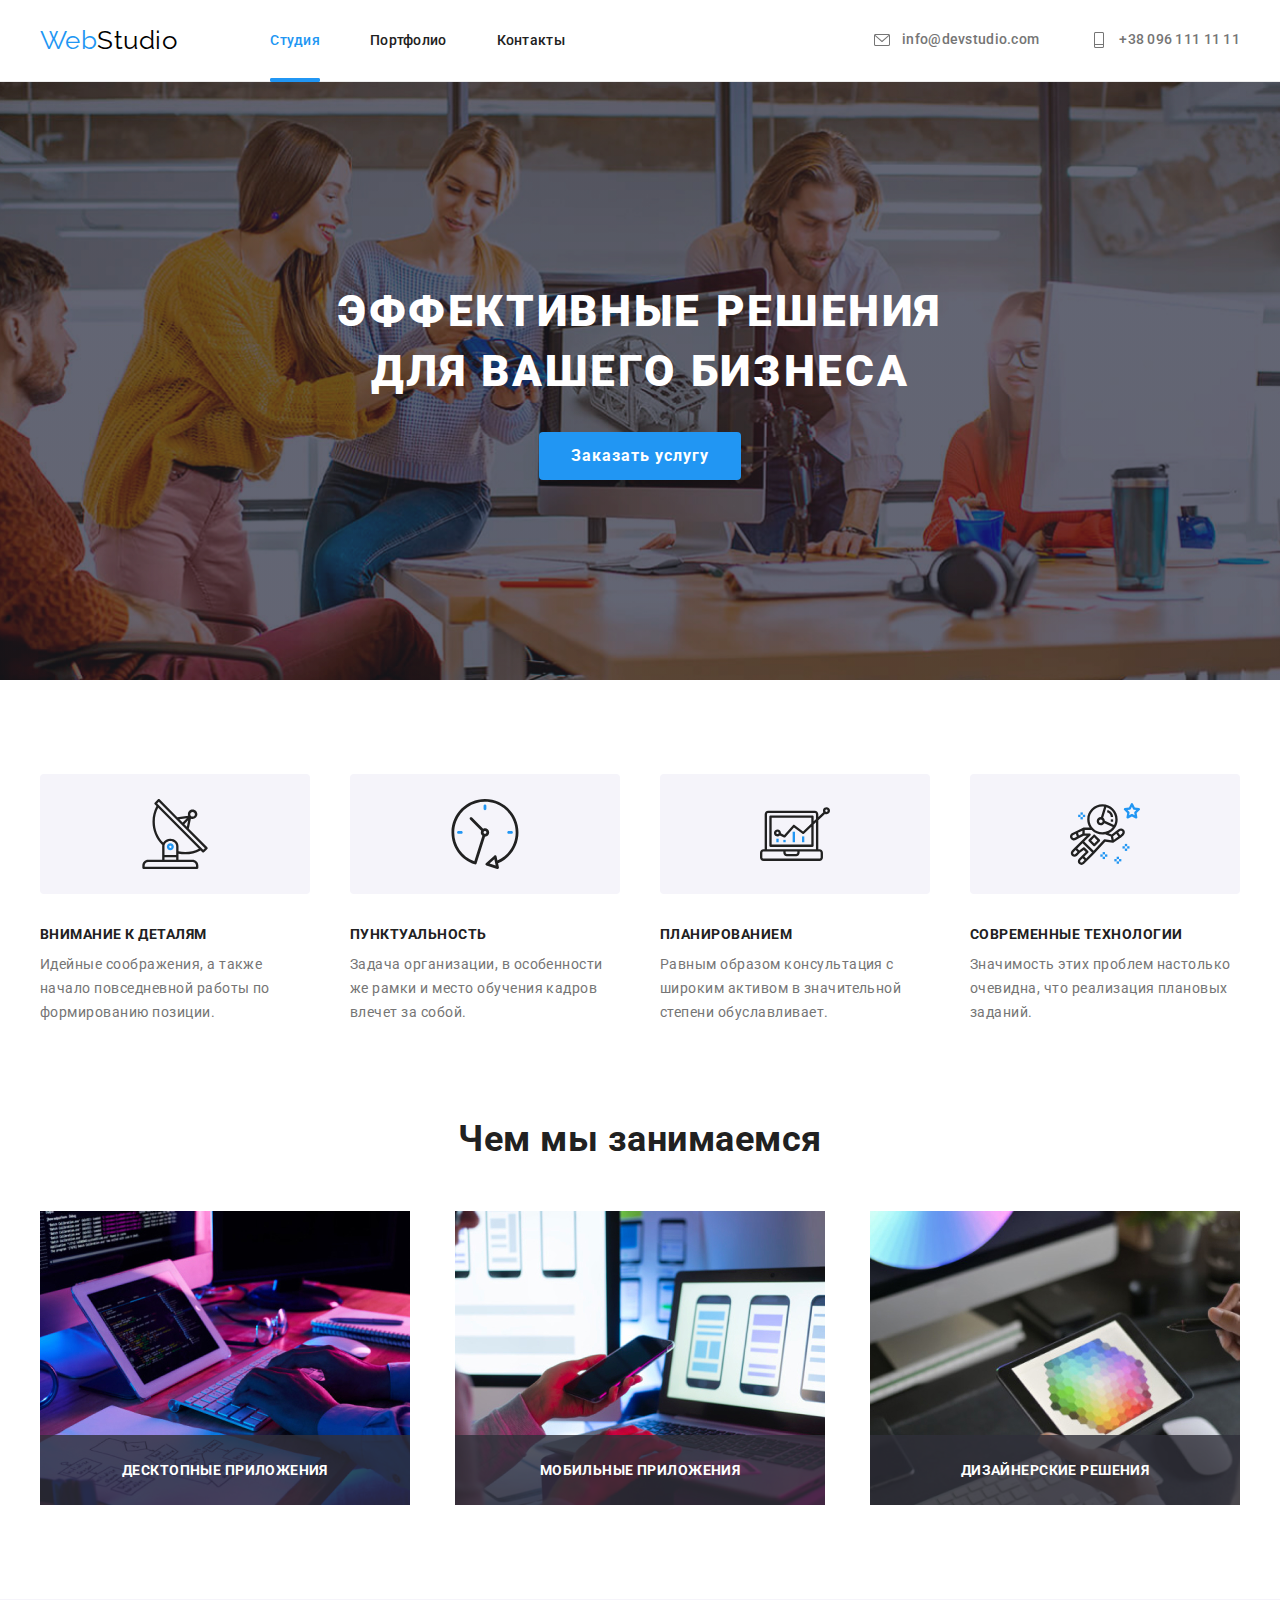
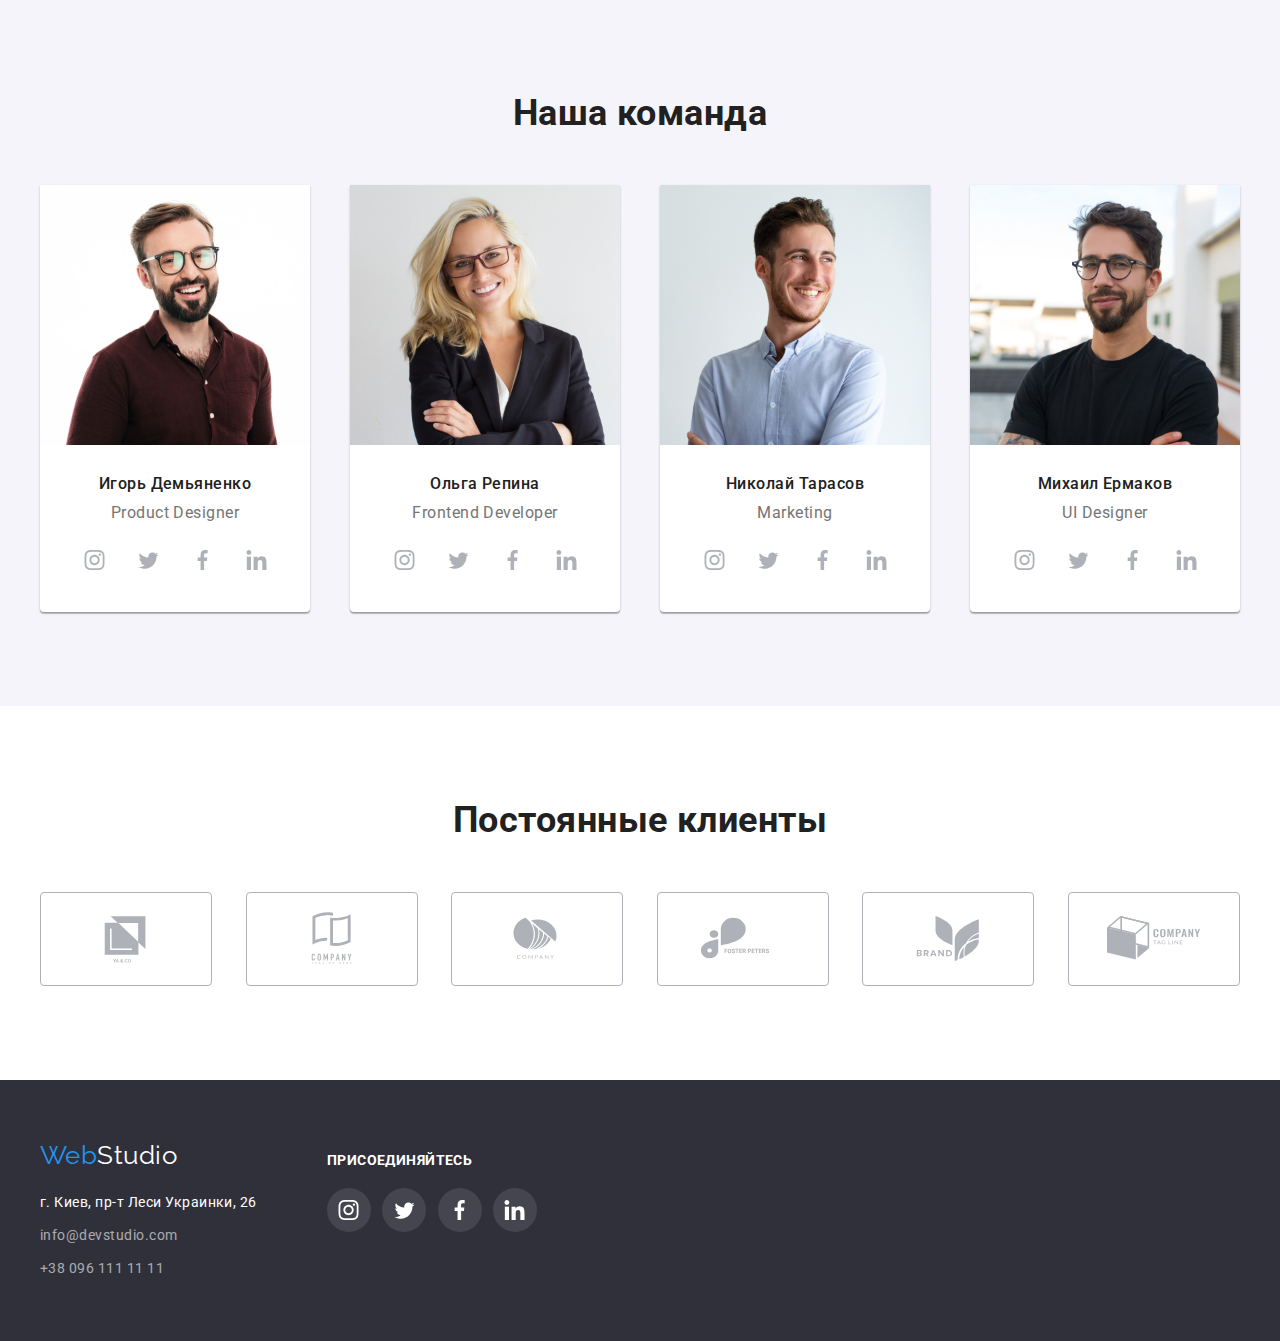
<file: index.html>
<!DOCTYPE html>
<html lang="ru">
  <head>
    <meta charset="UTF-8" />
    <meta http-equiv="X-UA-Compatible" content="IE=edge" />
    <meta name="viewport" content="width=device-width, initial-scale=1.0" />
    <title>Document</title>
    <link rel="stylesheet" href="./css/reset.css" />
    <link rel="stylesheet" href="./css/styles.css" />
    <link rel="preconnect" href="https://fonts.googleapis.com" />
    <link rel="preconnect" href="https://fonts.gstatic.com" crossorigin />
    <link
      href="https://fonts.googleapis.com/css2?family=Raleway:wght@700&family=Roboto:wght@400;500;700;900&display=swap"
      rel="stylesheet"
    />
  </head>
  <body>
    <!-- Шапка -->

    <header class="header">
      <div class="container">
        <nav class="header-nav">
          <a href="./index.html" class="header-logo logo">
            Web<span class="accent-header">Studio</span></a
          >
          <ul class="site-nav">
            <li class="site-nav-link current">
              <a href="./index.html" class="header-link link current">Студия</a>
            </li>
            <li class="site-nav-link">
              <a href="./portfolio.html" class="header-link link">Портфолио</a>
            </li>
            <li class="site-nav-link"><a href="" class="header-link link">Контакты</a></li>
          </ul>
        </nav>
        <ul class="socials-list">
          <li class="socials-list-item">
            <a href="mailto:info@devstudio.com" class="socials"
              ><svg class="decor-icon-header">
                <use href="./images/svg/mail-tel.svg#icon-mail"></use>
              </svg>
              info@devstudio.com</a
            >
          </li>
          <li class="socials-list-item no-margin">
            <a href="tel:+38-096-111-11-11" class="socials">
              <svg class="decor-icon-header">
                <use href="./images/svg/mail-tel.svg#icon-tel"></use>
              </svg>
              +38 096 111 11 11</a
            >
          </li>
        </ul>
      </div>
    </header>

    <!-- Герой -->
    <main>
      <section class="hero">
        <div class="container">
          <h1 class="hero-title">Эффективные решения для вашего бизнеса</h1>
          <button type="button" class="hero-button" data-modal-open>Заказать услугу</button>
        </div>
      </section>

      <!-- Преимущества -->

      <section class="feature-section">
        <div class="container">
          <!-- Заголовок будет скрыт -->
          <h2 class="feature-hidden">Наши преимущества</h2>
          <ul class="feature-list">
            <li class="feauture-list-item">
              <svg class="decor-image-feauture">
                <use href="images/svg/benefits.svg#icon-antenna"></use>
              </svg>
              <h3 class="feature-title">Внимание к деталям</h3>
              <p class="feature-text">
                Идейные соображения, а также начало повседневной работы по формированию позиции.
              </p>
            </li>

            <li class="feauture-list-item">
              <svg class="decor-image-feauture">
                <use href="images/svg/benefits.svg#icon-clock"></use>
              </svg>
              <h3 class="feature-title">Пунктуальность</h3>
              <p class="feature-text">
                Задача организации, в особенности же рамки и место обучения кадров влечет за собой.
              </p>
            </li>

            <li class="feauture-list-item">
              <svg class="decor-image-feauture">
                <use href="images/svg/benefits.svg#icon-diagram"></use>
              </svg>
              <h3 class="feature-title">Планированием</h3>
              <p class="feature-text">
                Равным образом консультация с широким активом в значительной степени обуславливает.
              </p>
            </li>

            <li class="feauture-list-item">
              <svg class="decor-image-feauture">
                <use href="images/svg/benefits.svg#icon-astronaut"></use>
              </svg>
              <h3 class="feature-title">Современные технологии</h3>
              <p class="feature-text">
                Значимость этих проблем настолько очевидна, что реализация плановых заданий.
              </p>
            </li>
          </ul>
        </div>
      </section>

      <!-- Чем мы занимаемся -->

      <section class="busines-section">
        <div class="container">
          <h2 class="busines-title section-title">Чем мы занимаемся</h2>
          <ul class="busines-list">
            <li class="busines-item">
              <img
                src="./images/box1.jpg"
                alt="Человек набирает на клавиатуре код для веб странички"
                width="370"
                height="294"
              />
              <div class="busines-text-box">
                <p class="busines-text">Десктопные приложения</p>
              </div>
            </li>
            <li class="busines-item">
              <img
                src="./images/box2.jpg"
                alt="Человек адаптирует веб страничку для телефона"
                width="370"
                height="294"
              />
              <div class="busines-text-box">
                <p class="busines-text">Мобильные приложения</p>
              </div>
            </li>
            <li class="busines-item">
              <img
                src="./images/box3.jpg"
                alt="Человек с планшетом выбирает на нём цвет на плитре"
                width="370"
                height="294"
              />
              <div class="busines-text-box">
                <p class="busines-text">Дизайнерские решения</p>
              </div>
            </li>
          </ul>
        </div>
      </section>

      <!-- Наша команда -->

      <section class="team-section">
        <div class="container">
          <h2 class="team-title section-title">Наша команда</h2>
          <ul class="team-list">
            <li class="team-item">
              <img
                class="team-img"
                src="./images/img-1.jpg"
                alt="Портрет Игоря Демьяненко"
                width="270"
                height="260"
              />
              <div class="team-text-box">
                <h3 class="team-names">Игорь Демьяненко</h3>
                <p class="team-text">Product Designer</p>
                <ul class="decor-team-list">
                  <li class="decor-team-item">
                    <a class="team-link-icon" href="#">
                      <svg class="decor-socials-team">
                        <use href="images/svg/socials.svg#icon-instagram"></use>
                      </svg>
                    </a>
                  </li>
                  <li class="decor-team-item">
                    <a class="team-link-icon" href="#">
                      <svg class="decor-socials-team">
                        <use href="images/svg/socials.svg#icon-twitter"></use>
                      </svg>
                    </a>
                  </li>
                  <li class="decor-team-item">
                    <a class="team-link-icon" href="#">
                      <svg class="decor-socials-team">
                        <use href="images/svg/socials.svg#icon-facebook"></use>
                      </svg>
                    </a>
                  </li>
                  <li class="decor-team-item">
                    <a class="team-link-icon" href="#">
                      <svg class="decor-socials-team">
                        <use href="images/svg/socials.svg#icon-linkedin"></use>
                      </svg>
                    </a>
                  </li>
                </ul>
              </div>
            </li>
            <li class="team-item">
              <img
                class="team-img"
                src="./images/img-2.jpg"
                alt="Портрет Ольги Репиной"
                width="270"
                height="260"
              />
              <div class="team-text-box">
                <h3 class="team-names">Ольга Репина</h3>
                <p class="team-text">Frontend Developer</p>
                <ul class="decor-team-list">
                  <li class="decor-team-item">
                    <a class="team-link-icon" href="#">
                      <svg class="decor-socials-team">
                        <use href="images/svg/socials.svg#icon-instagram"></use>
                      </svg>
                    </a>
                  </li>
                  <li class="decor-team-item">
                    <a class="team-link-icon" href="#">
                      <svg class="decor-socials-team">
                        <use href="images/svg/socials.svg#icon-twitter"></use>
                      </svg>
                    </a>
                  </li>
                  <li class="decor-team-item">
                    <a class="team-link-icon" href="#">
                      <svg class="decor-socials-team">
                        <use href="images/svg/socials.svg#icon-facebook"></use>
                      </svg>
                    </a>
                  </li>
                  <li class="decor-team-item">
                    <a class="team-link-icon" href="#">
                      <svg class="decor-socials-team">
                        <use href="images/svg/socials.svg#icon-linkedin"></use>
                      </svg>
                    </a>
                  </li>
                </ul>
              </div>
            </li>
            <li class="team-item">
              <img
                class="team-img"
                src="./images/img-3.jpg"
                alt="Портрет Николая Тарасова"
                width="270"
                height="260"
              />
              <div class="team-text-box">
                <h3 class="team-names">Николай Тарасов</h3>
                <p class="team-text">Marketing</p>
                <ul class="decor-team-list">
                  <li class="decor-team-item">
                    <a class="team-link-icon" href="#">
                      <svg class="decor-socials-team">
                        <use href="images/svg/socials.svg#icon-instagram"></use>
                      </svg>
                    </a>
                  </li>
                  <li class="decor-team-item">
                    <a class="team-link-icon" href="#">
                      <svg class="decor-socials-team">
                        <use href="images/svg/socials.svg#icon-twitter"></use>
                      </svg>
                    </a>
                  </li>
                  <li class="decor-team-item">
                    <a class="team-link-icon" href="#">
                      <svg class="decor-socials-team">
                        <use href="images/svg/socials.svg#icon-facebook"></use>
                      </svg>
                    </a>
                  </li>
                  <li class="decor-team-item">
                    <a class="team-link-icon" href="#">
                      <svg class="decor-socials-team">
                        <use href="images/svg/socials.svg#icon-linkedin"></use>
                      </svg>
                    </a>
                  </li>
                </ul>
              </div>
            </li>
            <li class="team-item">
              <img
                class="team-img"
                src="./images/img-4.jpg"
                alt="Портрет Михаила Ермакова"
                width="270"
                height="260"
              />
              <div class="team-text-box">
                <h3 class="team-names">Михаил Ермаков</h3>
                <p class="team-text">UI Designer</p>
                <ul class="decor-team-list">
                  <li class="decor-team-item">
                    <a class="team-link-icon" href="#">
                      <svg class="decor-socials-team">
                        <use href="images/svg/socials.svg#icon-instagram"></use>
                      </svg>
                    </a>
                  </li>
                  <li class="decor-team-item">
                    <a class="team-link-icon" href="#">
                      <svg class="decor-socials-team">
                        <use href="images/svg/socials.svg#icon-twitter"></use>
                      </svg>
                    </a>
                  </li>
                  <li class="decor-team-item">
                    <a class="team-link-icon" href="#">
                      <svg class="decor-socials-team">
                        <use href="images/svg/socials.svg#icon-facebook"></use>
                      </svg>
                    </a>
                  </li>
                  <li class="decor-team-item">
                    <a class="team-link-icon" href="#">
                      <svg class="decor-socials-team">
                        <use href="images/svg/socials.svg#icon-linkedin"></use>
                      </svg>
                    </a>
                  </li>
                </ul>
              </div>
            </li>
          </ul>
        </div>
      </section>

      <!-- Постоянные клиенты -->

      <section class="regular-custumers-section">
        <div class="container">
          <h2 class="team-title section-title">Постоянные клиенты</h2>
          <ul class="regular-custumers-list">
            <li class="regular-custumers-item">
              <svg class="regular-custumers-icon">
                <use href="images/svg/logo-partner-sprite.svg#icon-logo"></use>
              </svg>
            </li>
            <li class="regular-custumers-item">
              <svg class="regular-custumers-icon">
                <use href="images/svg/logo-partner-sprite.svg#icon-logo-2"></use>
              </svg>
            </li>
            <li class="regular-custumers-item">
              <svg class="regular-custumers-icon">
                <use href="images/svg/logo-partner-sprite.svg#icon-logo-3"></use>
              </svg>
            </li>
            <li class="regular-custumers-item">
              <svg class="regular-custumers-icon">
                <use href="images/svg/logo-partner-sprite.svg#icon-logo-4"></use>
              </svg>
            </li>
            <li class="regular-custumers-item">
              <svg class="regular-custumers-icon">
                <use href="images/svg/logo-partner-sprite.svg#icon-logo-5"></use>
              </svg>
            </li>
            <li class="regular-custumers-item">
              <svg class="regular-custumers-icon">
                <use href="images/svg/logo-partner-sprite.svg#icon-logo-6"></use>
              </svg>
            </li>
          </ul>
        </div>
      </section>
    </main>
    <!-- Подвал -->

    <footer class="footer">
      <div class="container">
        <div class="footer-decor-box">
          <div class="first-footer-box">
            <a href="./index.html" class="logo logo-footer">
              Web<span class="accent-footer">Studio</span></a
            >
            <address>
              <ul class="footer-list">
                <li class="footer-list-item">
                  <a href="https://goo.gl/maps/qVXAVopkia2wuuTD7" class="address"
                    >г. Киев, пр-т Леси Украинки, 26
                  </a>
                </li>
                <li class="footer-list-item">
                  <a href="mailto:info@devstudio.com" class="footer-socials">info@devstudio.com</a>
                </li>
                <li>
                  <a href="tel:+38-096-111-11-11" class="footer-socials">+38 096 111 11 11</a>
                </li>
              </ul>
            </address>
          </div>
          <div class="footer-socials-box">
            <p class="footer-title">Присоединяйтесь</p>
            <ul class="footer-decor-list">
              <li class="footer-decor-item">
                <a class="footer-link-icon" href="#">
                  <svg class="footer-decor-socials">
                    <use href="images/svg/socials.svg#icon-instagram"></use>
                  </svg>
                </a>
              </li>
              <li class="footer-decor-item">
                <a class="footer-link-icon" href="#">
                  <svg class="footer-decor-socials">
                    <use href="images/svg/socials.svg#icon-twitter"></use>
                  </svg>
                </a>
              </li>
              <li class="footer-decor-item">
                <a class="footer-link-icon" href="#">
                  <svg class="footer-decor-socials">
                    <use href="images/svg/socials.svg#icon-facebook"></use>
                  </svg>
                </a>
              </li>
              <li class="footer-decor-item">
                <a class="footer-link-icon" href="#">
                  <svg class="footer-decor-socials">
                    <use href="images/svg/socials.svg#icon-linkedin"></use>
                  </svg>
                </a>
              </li>
            </ul>
          </div>
        </div>
      </div>
    </footer>

    <!-- Модальное Окно -->

    <div class="backdrop is-hidden" data-modal>
      <div class="modal">
        <div class="modal-close-cross" data-modal-close></div>
      </div>
    </div>
    <script src="./js/modal.js"></script>
  </body>
</html>
</file>
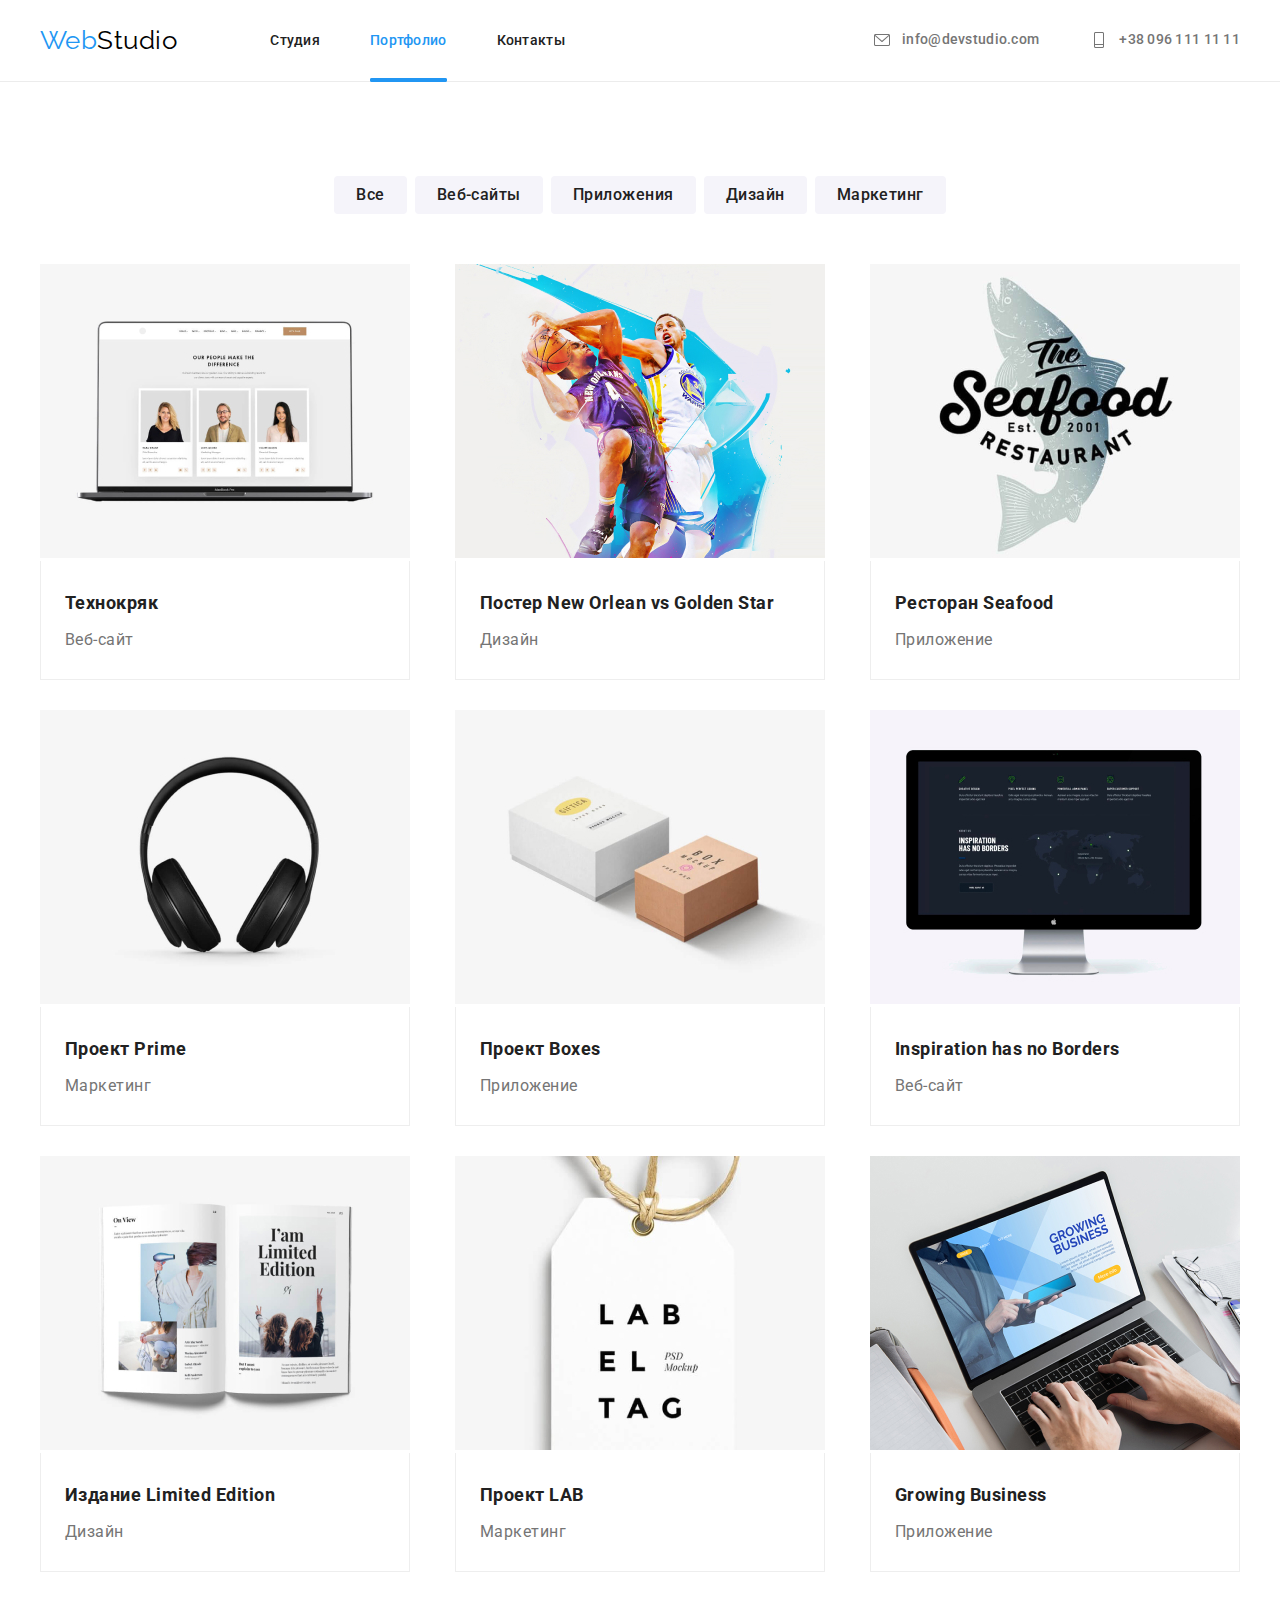
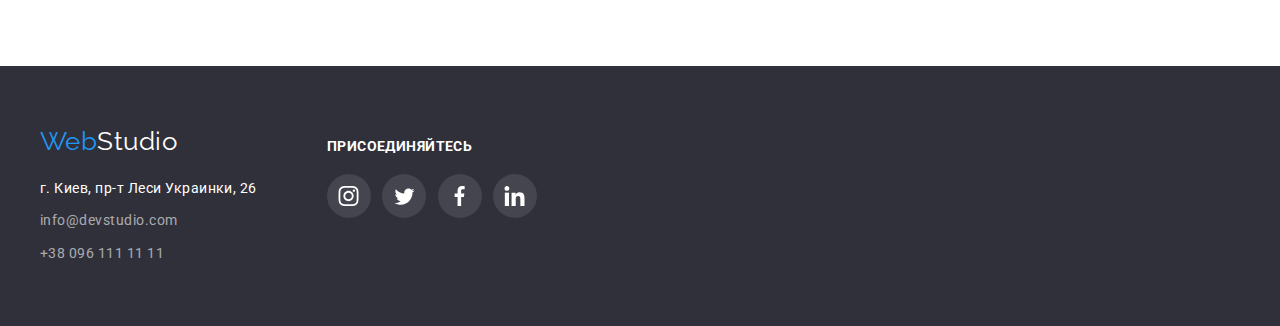
<file: portfolio.html>
<!DOCTYPE html>
<html lang="ru">
  <head>
    <meta charset="UTF-8" />
    <meta http-equiv="X-UA-Compatible" content="IE=edge" />
    <meta name="viewport" content="width=device-width, initial-scale=1.0" />
    <title>Document</title>
    <link rel="stylesheet" href="./css/reset.css" />
    <link rel="stylesheet" href="./css/styles.css" />
    <link rel="preconnect" href="https://fonts.googleapis.com" />
    <link rel="preconnect" href="https://fonts.gstatic.com" crossorigin />

    <link
      href="https://fonts.googleapis.com/css2?family=Raleway:wght@700&family=Roboto:wght@400;500;700;900&display=swap"
      rel="stylesheet"
    />
  </head>
  <body>
    <!-- Шапка -->

    <header class="header">
      <div class="container">
        <nav class="header-nav">
          <a href="./index.html" class="header-logo logo">
            Web<span class="accent-header">Studio</span></a
          >
          <ul class="site-nav">
            <li class="site-nav-link">
              <a href="./index.html" class="header-link link">Студия</a>
            </li>
            <li class="site-nav-link current">
              <a href="./portfolio.html" class="header-link link current">Портфолио</a>
            </li>
            <li class="site-nav-link"><a href="" class="header-link link">Контакты</a></li>
          </ul>
        </nav>
        <ul class="socials-list">
          <li class="socials-list-item">
            <a href="mailto:info@devstudio.com" class="socials"
              ><svg class="decor-icon-header">
                <use href="./images/svg/mail-tel.svg#icon-mail"></use>
              </svg>
              info@devstudio.com</a
            >
          </li>
          <li class="socials-list-item no-margin">
            <a href="tel:+38-096-111-11-11" class="socials">
              <svg class="decor-icon-header">
                <use href="./images/svg/mail-tel.svg#icon-tel"></use>
              </svg>
              +38 096 111 11 11</a
            >
          </li>
        </ul>
      </div>
    </header>

    <!-- Портфолио -->

    <main>
      <section class="portfolio-section">
        <div class="container">
          <!-- Заголовок спрятан -->
          <h1 class="portfolio-hidden">Портфолио</h1>

          <!-- Фильтр -->
          <ul class="filter">
            <li class="filter-item">
              <button type="button" class="filter-button">Все</button>
            </li>
            <li class="filter-item">
              <button type="button" class="filter-button">Веб-сайты</button>
            </li>
            <li class="filter-item">
              <button type="button" class="filter-button">Приложения</button>
            </li>
            <li class="filter-item">
              <button type="button" class="filter-button">Дизайн</button>
            </li>
            <li class="filter-item">
              <button type="button" class="filter-button">Маркетинг</button>
            </li>
          </ul>

          <!-- Галерея -->

          <ul class="portfolio">
            <li class="portfolio-item">
              <div class="portfolio-hover-box-relative">
                <img
                  src="./images/Portfolio/img-1.jpg"
                  alt="Открытый ноутбук"
                  width="370"
                  height="294"
                />
                <div class="portfolio-hover-box">
                  <p class="portfolio-hover-text">
                    Технокряк это современная площадка распространения коронавируса. Компании
                    используют эту платформу для цифрового шпионажа и атак на защищённые сервера
                    конкурентов.
                  </p>
                </div>
              </div>

              <div class="portfolio-cards">
                <h2 class="portfolio-title">Технокряк</h2>
                <p class="portfolio-text">Веб-сайт</p>
              </div>
            </li>
            <li class="portfolio-item">
              <div class="portfolio-hover-box-relative">
                <img
                  src="./images/Portfolio/img-2.jpg"
                  alt="Два баскетболиста в прыжке"
                  width="370"
                  height="294"
                />
                <div class="portfolio-hover-box">
                  <p class="portfolio-hover-text">
                    Технокряк это современная площадка распространения коронавируса. Компании
                    используют эту платформу для цифрового шпионажа и атак на защищённые сервера
                    конкурентов.
                  </p>
                </div>
              </div>
              <div class="portfolio-cards">
                <h2 class="portfolio-title">Постер New Orlean vs Golden Star</h2>
                <p class="portfolio-text">Дизайн</p>
              </div>
            </li>
            <li class="portfolio-item">
              <div class="portfolio-hover-box-relative">
                <img
                  src="./images/Portfolio/img-3.jpg"
                  alt="Логотип ресторана морской еды"
                  width="370"
                  height="294"
                />
                <div class="portfolio-hover-box">
                  <p class="portfolio-hover-text">
                    Технокряк это современная площадка распространения коронавируса. Компании
                    используют эту платформу для цифрового шпионажа и атак на защищённые сервера
                    конкурентов.
                  </p>
                </div>
              </div>

              <div class="portfolio-cards">
                <h2 class="portfolio-title">Ресторан Seafood</h2>
                <p class="portfolio-text">Приложение</p>
              </div>
            </li>
            <li class="portfolio-item">
              <div class="portfolio-hover-box-relative">
                <img
                  src="./images/Portfolio/img-4.jpg"
                  alt="Черные наушники"
                  width="370"
                  height="294"
                />
                <div class="portfolio-hover-box">
                  <p class="portfolio-hover-text">
                    Технокряк это современная площадка распространения коронавируса. Компании
                    используют эту платформу для цифрового шпионажа и атак на защищённые сервера
                    конкурентов.
                  </p>
                </div>
              </div>

              <div class="portfolio-cards">
                <h2 class="portfolio-title">Проект Prime</h2>
                <p class="portfolio-text">Маркетинг</p>
              </div>
            </li>
            <li class="portfolio-item">
              <div class="portfolio-hover-box-relative">
                <img
                  src="./images/Portfolio/img-5.jpg"
                  alt="Две картонные коробки"
                  width="370"
                  height="294"
                />
                <div class="portfolio-hover-box">
                  <p class="portfolio-hover-text">
                    Технокряк это современная площадка распространения коронавируса. Компании
                    используют эту платформу для цифрового шпионажа и атак на защищённые сервера
                    конкурентов.
                  </p>
                </div>
              </div>

              <div class="portfolio-cards">
                <h2 class="portfolio-title">Проект Boxes</h2>
                <p class="portfolio-text">Приложение</p>
              </div>
            </li>
            <li class="portfolio-item">
              <div class="portfolio-hover-box-relative">
                <img
                  src="./images/Portfolio/img-6.jpg"
                  alt="Монитор с открытым веб-сайтом"
                  width="370"
                  height="294"
                />
                <div class="portfolio-hover-box">
                  <p class="portfolio-hover-text">
                    Технокряк это современная площадка распространения коронавируса. Компании
                    используют эту платформу для цифрового шпионажа и атак на защищённые сервера
                    конкурентов.
                  </p>
                </div>
              </div>

              <div class="portfolio-cards">
                <h2 class="portfolio-title">Inspiration has no Borders</h2>
                <p class="portfolio-text">Веб-сайт</p>
              </div>
            </li>
            <li class="portfolio-item">
              <div class="portfolio-hover-box-relative">
                <img
                  src="./images/Portfolio/img-7.jpg"
                  alt="Открытая кнга"
                  width="370"
                  height="294"
                />
                <div class="portfolio-hover-box">
                  <p class="portfolio-hover-text">
                    Технокряк это современная площадка распространения коронавируса. Компании
                    используют эту платформу для цифрового шпионажа и атак на защищённые сервера
                    конкурентов.
                  </p>
                </div>
              </div>

              <div class="portfolio-cards">
                <h2 class="portfolio-title">Издание Limited Edition</h2>
                <p class="portfolio-text">Дизайн</p>
              </div>
            </li>
            <li class="portfolio-item">
              <div class="portfolio-hover-box-relative">
                <img
                  src="./images/Portfolio/img-8.jpg"
                  alt="Бирка на бичёвке"
                  width="370"
                  height="294"
                />
                <div class="portfolio-hover-box">
                  <p class="portfolio-hover-text">
                    Технокряк это современная площадка распространения коронавируса. Компании
                    используют эту платформу для цифрового шпионажа и атак на защищённые сервера
                    конкурентов.
                  </p>
                </div>
              </div>

              <div class="portfolio-cards">
                <h2 class="portfolio-title">Проект LAB</h2>
                <p class="portfolio-text">Маркетинг</p>
              </div>
            </li>
            <li class="portfolio-item">
              <div class="portfolio-hover-box-relative">
                <img
                  src="./images/Portfolio/img-9.jpg"
                  alt="Человек пользуеться приложением на ноутбуке"
                  width="370"
                  height="294"
                />
                <div class="portfolio-hover-box">
                  <p class="portfolio-hover-text">
                    Технокряк это современная площадка распространения коронавируса. Компании
                    используют эту платформу для цифрового шпионажа и атак на защищённые сервера
                    конкурентов.
                  </p>
                </div>
              </div>

              <div class="portfolio-cards">
                <h2 class="portfolio-title">Growing Business</h2>
                <p class="portfolio-text">Приложение</p>
              </div>
            </li>
          </ul>
        </div>
      </section>
    </main>
    <!-- Подвал -->

    <footer class="footer">
      <div class="container">
        <div class="footer-decor-box">
          <div class="first-footer-box">
            <a href="./index.html" class="logo logo-footer">
              Web<span class="accent-footer">Studio</span></a
            >
            <address>
              <ul class="footer-list">
                <li class="footer-list-item">
                  <a href="https://goo.gl/maps/qVXAVopkia2wuuTD7" class="address"
                    >г. Киев, пр-т Леси Украинки, 26
                  </a>
                </li>
                <li class="footer-list-item">
                  <a href="mailto:info@devstudio.com" class="footer-socials">info@devstudio.com</a>
                </li>
                <li>
                  <a href="tel:+38-096-111-11-11" class="footer-socials">+38 096 111 11 11</a>
                </li>
              </ul>
            </address>
          </div>
          <div class="footer-socials-box">
            <p class="footer-title">Присоединяйтесь</p>
            <ul class="footer-decor-list">
              <li class="footer-decor-item">
                <a class="footer-link-icon" href="#">
                  <svg class="footer-decor-socials">
                    <use href="images/svg/socials.svg#icon-instagram"></use>
                  </svg>
                </a>
              </li>
              <li class="footer-decor-item">
                <a class="footer-link-icon" href="#">
                  <svg class="footer-decor-socials">
                    <use href="images/svg/socials.svg#icon-twitter"></use>
                  </svg>
                </a>
              </li>
              <li class="footer-decor-item">
                <a class="footer-link-icon" href="#">
                  <svg class="footer-decor-socials">
                    <use href="images/svg/socials.svg#icon-facebook"></use>
                  </svg>
                </a>
              </li>
              <li class="footer-decor-item">
                <a class="footer-link-icon" href="#">
                  <svg class="footer-decor-socials">
                    <use href="images/svg/socials.svg#icon-linkedin"></use>
                  </svg>
                </a>
              </li>
            </ul>
          </div>
        </div>
      </div>
    </footer>
  </body>
</html>
</file>
<file: css/styles.css>
:root {
  --primary-text-color: #757575;
  --title-text-color: #212121;
  --accent-color: #2196f3;
  --primary-bg-color: #ffffff;
}

/* #2196F3 */
/* #212121 */
/* #000000 */
/* #757575 */
/* #FFFFFF */

/* Глобальные значения */
body {
  background-color: var(--primary-bg-color);
  color: var(--primary-text-color);
  font-family: Roboto, -apple-system, BlinkMacSystemFont, avenir next, avenir, segoe ui,
    helvetica neue, helvetica, Ubuntu, roboto, noto, arial, sans-serif;
  letter-spacing: 0.03em;
}
.container {
  max-width: 1200px;
  margin: 0 auto;
}

/* Шапка */
.header {
  padding: 25px 0;
  border-bottom: 1px solid rgba(236, 236, 236, 1);
}
.header .container {
  display: flex;
  justify-content: space-between;
}
.header-nav,
.socials-list {
  display: flex;
  flex-direction: row;
  align-items: center;
}

.site-nav {
  display: flex;
}
.site-nav-link,
.socials-list-item {
  margin: 0 50px 0 0;
}
.no-margin {
  margin: 0;
}

.logo {
  color: var(--accent-color);
  font-family: Raleway, sans-serif;
  font-size: 26px;
  line-height: 1.19;
}
.header-logo {
  margin-right: 93px;
}
.accent-header {
  color: #000000;
}
.site-nav .link {
  color: var(--title-text-color);
  font-weight: 500;
  font-size: 14px;
  line-height: 1.14;
  letter-spacing: 0.02em;
  transition: 250ms;
  transition-timing-function: cubic-bezier(0.4, 0, 0.2, 1);
}
.site-nav .link:hover,
.site-nav .link:focus {
  color: var(--accent-color);
}
.site-nav .link.current {
  color: var(--accent-color);
}
.site-nav,
.socials-list {
  list-style: none;
}

.site-nav-link {
  position: relative;
}

.current::after {
  content: '';
  position: absolute;
  bottom: -33px;
  left: 0;

  height: 4px;
  width: 100%;
  background-color: var(--accent-color);
  border-radius: 2px;
}

.socials {
  color: var(--primary-text-color);
  font-weight: 500;
  font-size: 14px;
  line-height: 1.14;
  letter-spacing: 0.02em;
  display: flex;
  transition: 250ms;
  transition-timing-function: cubic-bezier(0.4, 0, 0.2, 1);
}
.socials:hover,
.socials:focus {
  color: var(--accent-color);
}

/* ___SVG___ */

.decor-icon-header {
  max-height: 16px;
  max-width: 20px;
  margin-right: 10px;
  fill: var(--primary-text-color);
  transition: 250ms;
  transition-timing-function: cubic-bezier(0.4, 0, 0.2, 1);
}

.socials:hover .decor-icon-header,
.socials:focus .decor-icon-header {
  fill: var(--accent-color);
}

/* Подвал */

.footer {
  background-color: #2f303a;
  padding: 60px 0;
}
.logo-footer {
  display: inline-block;
  margin-bottom: 20px;
}
.footer-list-item {
  padding-bottom: 9px;
}
.footer a {
  transition: 250ms;
  transition-timing-function: cubic-bezier(0.4, 0, 0.2, 1);
}

.footer a:hover,
.footer a:focus {
  color: var(--accent-color);
}
.accent-footer {
  color: var(--primary-bg-color);
}
.address {
  color: var(--primary-bg-color);
  font-style: normal;
  font-weight: 400;
  font-size: 14px;
  line-height: 1.71;
}
.footer-socials {
  color: rgb(255, 255, 255, 0.6);
  font-style: normal;
  font-weight: 400;
  font-size: 14px;
  line-height: 1.71;
}

.footer-title {
  font-family: 'Roboto' sans-serif;
  font-weight: 700;
  font-size: 14px;
  line-height: 16px;
  letter-spacing: 0.03em;
  text-transform: uppercase;
  color: #ffffff;
  margin-bottom: 20px;
  margin-top: 12px;
}

.first-footer-box {
  margin-right: 70px;
}

/* ___SVG___ */

.footer-socials-box {
  width: 220px;
  height: 80px;
}

.footer-link-icon {
  height: 44px;
  width: 44px;
  display: flex;
  justify-content: center;
  align-items: center;
}

.footer-decor-box {
  display: flex;
  justify-content: flex-start;
}

.footer-decor-list {
  display: flex;
  justify-content: space-between;
  align-items: center;
}

.footer-decor-item {
  margin-right: 10px;
  border-radius: 50%;
  background-color: rgba(255, 255, 255, 0.1);
  transition: 250ms;
  transition-timing-function: cubic-bezier(0.4, 0, 0.2, 1);
}

.footer-decor-item:hover {
  background-color: var(--accent-color);
}

.footer-decor-socials {
  height: 20px;
  width: 25px;
  fill: var(--primary-bg-color);
}

/* Стили для ТИТУЛЬНОЙ страницы */
/* Секции */

.section-title {
  color: var(--title-text-color);
  font-size: 36px;
  line-height: 1.16;
  text-align: center;
}

/* Герой */

.hero .container {
  display: flex;
  flex-direction: column;
  justify-content: center;
  align-items: center;
}
.hero {
  padding: 200px 0;
  background-color: #2f303a;
  background: linear-gradient(rgba(47, 48, 58, 0.4), rgba(47, 48, 58, 0.4)),
    url(../images/hero/img.jpg) center/cover no-repeat;
}

.hero-title {
  color: var(--primary-bg-color);

  font-size: 44px;
  line-height: 1.36;
  text-align: center;
  letter-spacing: 0.06em;
  text-transform: uppercase;
  font-weight: 900;

  margin-bottom: 30px;
  box-sizing: border-box;
  width: 696px;
}
.hero-button {
  padding: 0;
  border: none;
  font: inherit;
  color: inherit;
  background-color: transparent;

  font-family: Roboto;
  color: var(--primary-bg-color);
  background-color: var(--accent-color);
  font-weight: 700;
  font-size: 16px;
  line-height: 1.8;
  letter-spacing: 0.06em;
  cursor: pointer;
  padding: 10px 32px;
  box-shadow: 0px 4px 4px rgba(0, 0, 0, 0.15);
  border-radius: 4px;

  min-width: 200px;
}

/* Преимущества */
.feature-section {
  padding: 94px 0;
}
.feature-hidden {
  display: none;
}
.feature-title {
  color: var(--title-text-color);
  font-weight: 700;
  font-size: 14px;
  line-height: 1.14;
  text-transform: uppercase;

  margin-bottom: 10px;
}

.feature-list {
  display: flex;
  justify-content: space-between;
}

.feauture-list-item {
  max-width: 270px;
}

.feature-text {
  font-size: 14px;
  line-height: 1.71;
}

/* ___SVG___ */
.decor-image-feauture {
  display: inline-block;
  width: 70px;
  height: 70px;
  padding: 25px 100px;
  background-color: #f5f4fa;
  border-radius: 4px;
  margin-bottom: 30px;
}

/* Чем мы занимаемся */

.busines-section {
  padding-bottom: 94px;
}
.busines-list {
  display: flex;
  justify-content: space-between;
}

.busines-item {
  position: relative;
  width: 370px;
  height: 294px;
}

.busines-title {
  margin-bottom: 50px;
  font-weight: 700;
}

.busines-text-box {
  position: absolute;
  display: flex;
  justify-content: center;
  align-items: center;
  left: 0;
  bottom: 0;
  width: 100%;
  height: 70px;
  background-color: rgba(47, 48, 58, 0.8);
}

.busines-text {
  font-family: 'Roboto' sans-serif;
  font-weight: 700;
  font-size: 14px;
  line-height: 16px;
  letter-spacing: 0.03em;
  text-transform: uppercase;

  color: #ffffff;
}

/* Наша команда */

.team-section {
  background-color: #f5f4fa;
  padding: 94px 0;
}
.team-list {
  display: flex;
  justify-content: space-between;
}
.team-title {
  margin-bottom: 50px;
  font-weight: 700;
}
.team-names {
  color: var(--title-text-color);
  font-weight: 500;
  font-size: 16px;
  line-height: 1.18;
  font-weight: 500;
  margin-bottom: 10px;
}

.team-item {
  background-color: var(--primary-bg-color);
  box-shadow: 0px 1px 3px rgba(0, 0, 0, 0.12), 0px 1px 1px rgba(0, 0, 0, 0.14),
    0px 2px 1px rgba(0, 0, 0, 0.2);
  border-radius: 0px 0px 4px 4px;
  display: flex;
  flex-direction: column;
  align-items: center;
  width: 270px;
}

.team-text {
  font-size: 16px;
  line-height: 1.18;
  margin-bottom: 16px;
}

.team-text-box {
  padding: 30px 32px;
  text-align: center;
}

/* ___SVG___ */
.decor-team-list {
  display: flex;
  justify-content: space-between;
  align-items: center;
}

.team-link-icon {
  height: 44px;
  width: 44px;
  display: flex;
  justify-content: center;
  align-items: center;
}

.decor-team-item {
  margin: 0 5px;
  border-radius: 50%;

  transition: 250ms;
  transition-timing-function: cubic-bezier(0.4, 0, 0.2, 1);
}

.decor-team-item:hover {
  background-color: var(--accent-color);
}
.decor-team-item:hover .decor-socials-team {
  fill: var(--primary-bg-color);
}
.decor-socials-team {
  height: 20px;
  width: 25px;
  fill: #afb1b8;
}

/* Постоянные клиенты */

.regular-custumers-section {
  padding: 94px 0;
}
.regular-custumers-list {
  display: flex;
  justify-content: space-between;
}
.regular-custumers-item {
  display: flex;
}
/* ___SVG___ */

.regular-custumers-icon {
  display: inline-block;
  width: 106px;
  height: 60px;
  fill: #afb1b8;
  padding: 16px 32px;
  border: 1px solid #afb1b8;
  border-radius: 4px;
  transition: 250ms;
  transition-timing-function: cubic-bezier(0.4, 0, 0.2, 1);
}

.regular-custumers-item:hover .regular-custumers-icon {
  border-color: var(--accent-color);
}

.regular-custumers-icon:hover {
  fill: var(--accent-color);
}

/* МОДАЛЬНОЕ ОКНО */

.backdrop {
  position: fixed;
  top: 0;
  left: 0;
  width: 100%;
  height: 100%;
  background-color: rgba(0, 0, 0, 0.2);
  opacity: 1;
  transition: opacity 250ms;
  transition-timing-function: cubic-bezier(0.4, 0, 0.2, 1);
}

.backdrop.is-hidden {
  opacity: 0;
  visibility: hidden;
  pointer-events: none;
}

.backdrop.is-hidden .modal {
  transform: translate(-50%, -50%) scale(0.9);
}

.modal {
  position: relative;
  top: 50%;
  left: 50%;
  transform: translate(-50%, -50%) scale(1);
  transition-timing-function: cubic-bezier(0.4, 0, 0.2, 1);
  padding: 40px;

  width: 528px;
  height: 581px;

  background-color: var(--primary-bg-color);
  box-shadow: 0px 1px 3px rgba(0, 0, 0, 0.12), 0px 1px 1px rgba(0, 0, 0, 0.14),
    0px 2px 1px rgba(0, 0, 0, 0.2);
  border-radius: 4px;
}

.modal-close-cross {
  position: absolute;
  top: 8px;
  right: 8px;
  height: 30px;
  width: 30px;
  border-radius: 50%;
  background-color: #ffffff;
  border: 1px solid rgba(0, 0, 0, 0.1);
  cursor: pointer;
}

.modal-close-cross::before,
.modal-close-cross::after {
  content: '';
  position: absolute;

  width: 15px;
  height: 2px;
  background-color: black;

  top: 50%;
  left: 50%;
}

.modal-close-cross::before {
  transform: translate(-50%, -50%) rotate(45deg);
}
.modal-close-cross::after {
  transform: translate(-50%, -50%) rotate(-45deg);
}

/* Стили для ПОРТФОЛИО */

.portfolio-hidden {
  display: none;
}

/* PORFOLIO */

.portfolio-section {
  padding: 94px 0;
}

/* фильтр */
.filter {
  display: flex;
  justify-content: center;
  margin-bottom: 20px;
}
.filter-item {
  margin: 0 4px;
}

.filter-button {
  padding: 0;
  border: none;
  font: inherit;
  color: inherit;
  background-color: transparent;

  font-family: 'Roboto' sans-serif;
  font-style: normal;
  font-weight: 500;
  font-size: 16px;
  line-height: 1.62;
  text-align: center;
  letter-spacing: 0.03em;

  color: var(--title-text-color);
  background-color: #f5f4fa;
  cursor: pointer;

  padding: 6px 22px;
  border-radius: 4px;

  transition: 250ms;
  transition-timing-function: cubic-bezier(0.4, 0, 0.2, 1);
}

.filter-button:hover,
.filter-button:focus {
  background-color: var(--accent-color);
  color: var(--primary-bg-color);

  box-shadow: 0px 3px 1px rgba(0, 0, 0, 0.1), 0px 1px 2px rgba(0, 0, 0, 0.08),
    0px 2px 2px rgba(0, 0, 0, 0.12);
}

/* галерея */

.portfolio {
  display: flex;
  justify-content: space-between;
  flex-wrap: wrap;
}
.portfolio-item {
  margin-top: 30px;
  transition: 250ms;
  transition-timing-function: cubic-bezier(0.4, 0, 0.2, 1);
}

.portfolio-item:hover {
  box-shadow: 0px 4px 4px rgba(0, 0, 0, 0.25);
}

.portfolio-cards {
  border-right: 1px solid rgba(238, 238, 238, 1);
  border-bottom: 1px solid rgba(238, 238, 238, 1);
  border-left: 1px solid rgba(238, 238, 238, 1);
  padding: 24px;
}
.portfolio-title {
  color: var(--title-text-color);
  font-size: 18px;
  line-height: 2;
  margin-bottom: 4px;
  font-weight: 700;
}

.portfolio-text {
  color: var(--primary-text-color);
  font-size: 16px;
  line-height: 1.87;
}
.portfolio-hover-box-relative {
  position: relative;
  overflow: hidden;
}

.portfolio-hover-box {
  position: absolute;
  height: 100%;
  width: 100%;
  bottom: 0;
  left: 0;
  background-color: rgba(33, 150, 243, 0.9);
  opacity: 0;

  transform: translateY(100%);
  transition: 250ms;
  transition-timing-function: cubic-bezier(0.4, 0, 0.2, 1);
}

.portfolio-item:hover .portfolio-hover-box {
  transform: translateY(0);
  opacity: 1;
}

.portfolio-hover-text {
  font-family: 'Roboto' sans-serif;
  font-weight: 400;
  font-size: 18px;
  line-height: 28px;

  letter-spacing: 0.03em;
  color: var(--primary-bg-color);

  padding: 63px 24px;
}
</file>
